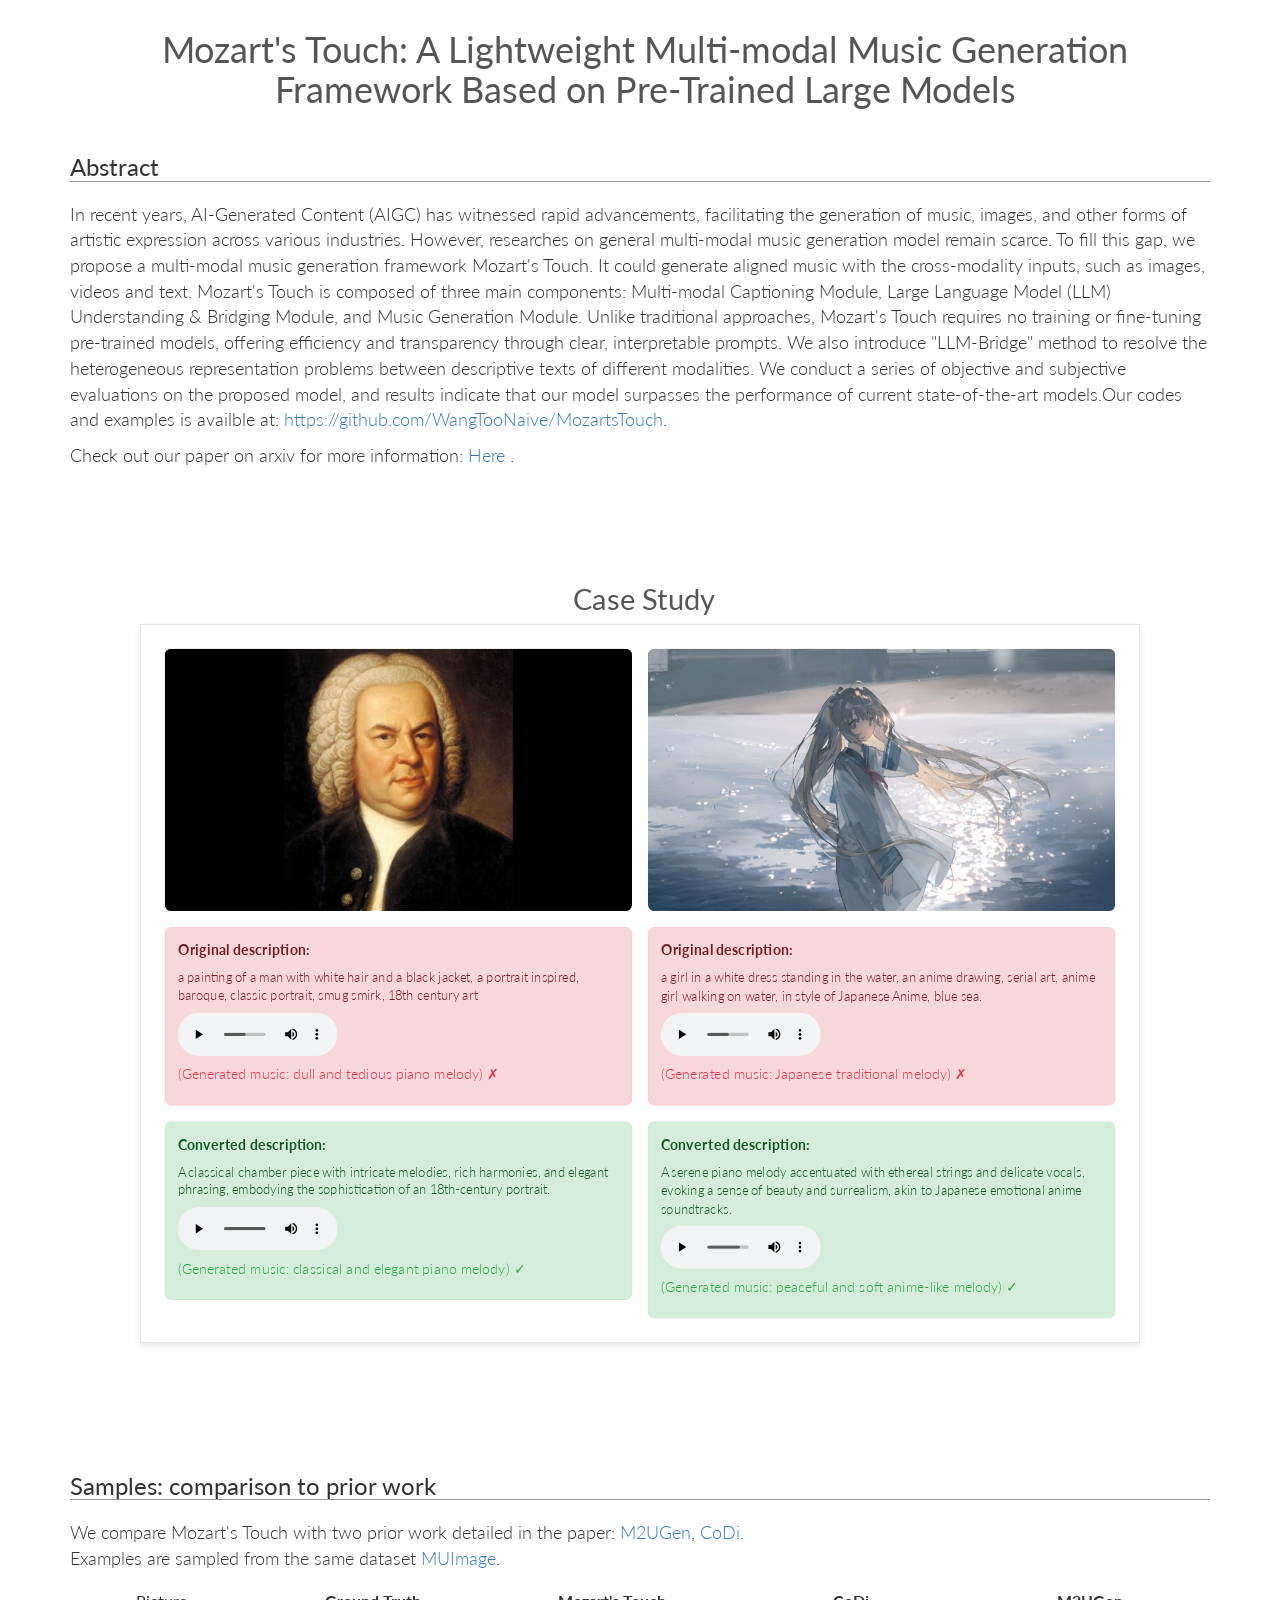
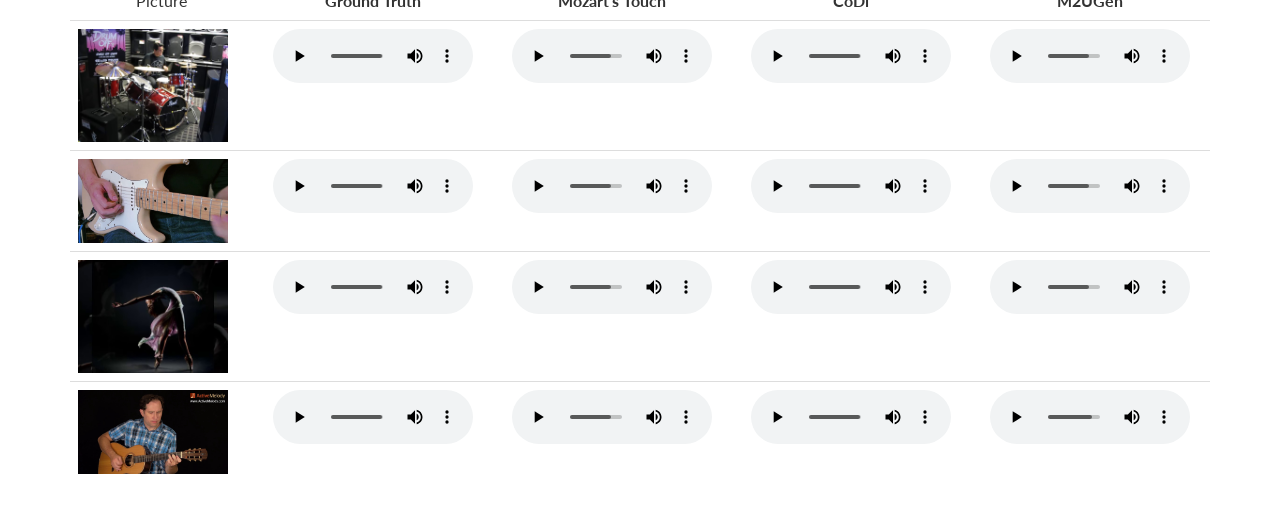
<file: index.html>
<html>
<head>

<link rel="stylesheet" href="https://maxcdn.bootstrapcdn.com/bootstrap/3.3.7/css/bootstrap.min.css"
      integrity="sha384-BVYiiSIFeK1dGmJRAkycuHAHRg32OmUcww7on3RYdg4Va+PmSTsz/K68vbdEjh4u" crossorigin="anonymous">
<link href='http://fonts.googleapis.com/css?family=Lato:300,400,900' rel='stylesheet' type='text/css'>
<link href="style.css" rel="stylesheet">
<title>Mozart's Touch: A Lightweight Multi-modal Music Generation Framework Based on Pre-Trained Large Models</title>

<head>
    <meta charset="UTF-8">
    <meta name="viewport" content="width=750, initial-scale=1.0">
    <title>Image Content Representation</title>
</head>

</head>
<body>

    <div id="header" class="container-fluid">
        <div class="row" style="text-align: center;">
        <div class="row">
            <h1>Mozart's Touch: A Lightweight Multi-modal Music Generation<br> Framework Based on Pre-Trained Large Models</h1>
        </div>
    </div>

<div class="container">
    <h2>Abstract</h2>
    <p>
        In recent years, AI-Generated Content (AIGC) has witnessed rapid advancements, facilitating the generation of music,
        images, and other forms of artistic expression across various industries. However, researches on general multi-modal
        music generation model remain scarce. To fill this gap, we propose a multi-modal music generation framework Mozart's
        Touch. It could generate aligned music with the cross-modality inputs, such as images, videos and text. Mozart's Touch
        is composed of three main components: Multi-modal Captioning Module, Large Language Model (LLM) Understanding & Bridging
        Module, and Music Generation Module. Unlike traditional approaches, Mozart's Touch requires no training or fine-tuning
        pre-trained models, offering efficiency and transparency through clear, interpretable prompts. We also introduce
        "LLM-Bridge" method to resolve the heterogeneous representation problems between descriptive texts of different
        modalities. We conduct a series of objective and subjective evaluations on the proposed model, and results indicate that
        our model surpasses the performance of current state-of-the-art models.Our codes and examples
        is availble at: <a href="https://github.com/WangTooNaive/MozartsTouch">https://github.com/WangTooNaive/MozartsTouch</a>.
    </p>
    <p>Check out our paper on arxiv for more information:  <a href="https://arxiv.org/abs/2405.02801">Here</a> .</p>
</div>

<div class="music-gen-wrapper">
    <h1 style="text-align: center;"> Case Study </h1>
<div class="music-gen-container" id="showcase">
    <div class="music-gen-column music-gen-left">
        <img src="img/case_study_1.jpg" alt="Classical portrait">
        <div class="music-gen-description-box music-gen-original-description">
            <p class="music-gen-description-title">Original description:</p>
            <p style="font-size: 16px;">a painting of a man with white hair and a black jacket, a portrait inspired, baroque, classic portrait,
                smug smirk, 18th century art</p>
            <audio controls class="sample_audio"><source src="audio/case_study_1.1.wav" type="audio/mpeg"></audio>
            <p class="music-gen-music error">(Generated music: dull and tedious piano melody) ✗</p>
        </div>
        <div class="music-gen-description-box music-gen-converted-description">
            <p class="music-gen-description-title">Converted description:</p>
            <p style="font-size: 16px;">A classical chamber piece with intricate melodies, rich harmonies, and elegant phrasing, embodying the
                sophistication of an 18th-century portrait.</p>
            <audio controls class="sample_audio"><source src="audio/case_study_1.2.wav" type="audio/mpeg"></audio>
            <p class="music-gen-music success">(Generated music: classical and elegant piano melody) ✓</p>
        </div>
    </div>
    <div class="music-gen-column music-gen-right">
        <img src="img/case_study_2.jpg" alt="Anime girl on water">
        <div class="music-gen-description-box music-gen-original-description">
            <p class="music-gen-description-title">Original description:</p>
            <p style="font-size: 16px;">a girl in a white dress standing in the water, an anime drawing, serial art, anime girl walking on water,
                in style of Japanese Anime, blue sea.</p>
            <audio controls class="sample_audio"><source src="audio/case_study_2.1.wav" type="audio/mpeg"></audio>
            <p class="music-gen-music error">(Generated music: Japanese traditional melody) ✗</p>
        </div>
        <div class="music-gen-description-box music-gen-converted-description">
            <p class="music-gen-description-title">Converted description:</p>
            <p style="font-size: 16px;">A serene piano melody accentuated with ethereal strings and delicate vocals, evoking a sense of beauty
                and surrealism, akin to Japanese emotional anime soundtracks.</p>
            <audio controls class="sample_audio"><source src="audio/case_study_2.2.wav" type="audio/mpeg"></audio>
            <p class="music-gen-music success">(Generated music: peaceful and soft anime-like melody) ✓</p>
        </div>
    </div>
</div>
<!-- <p ><br> In this part, we conduct a case study to analyze how our LLM
Understanding & Bridging Module (LUBM) mitigates the problem
of heterogeneous representations among different modalities. By
showcasing some representative comparative examples,
We demonstrate that the absence of the LUBM does indeed have
adverse effects on the generation results.<br><br>
The first example illustrates a portrait of Bach. Some keywords
in the original image description disturb the generation of corre
sponding music, as they focus on the attributes of image instead of
that of music. <br><br>

The second example illustrates an anime girl from a
visual novel game Atri: My Dear Moments. This example shows that
insufficiency of music attributions may also mislead the generation
of music in a quite different way.</p> -->
</div>

<!-- <div class="container" id="showcase">
    <h2> Case Study </h2>
    <div class="music-gen-container">
    <div class="music-gen-column music-gen-left">
        <img src="img/case_study_1.jpg" alt="Classical portrait">
        <div class="music-gen-description-box music-gen-original-description">
            <p class="music-gen-description-title">Original description:</p>
            <p style="font-size: 16px;">a painting of a man with white hair and a black jacket, a portrait inspired, baroque, classic portrait,
                smug smirk, 18th century art</p>
            <audio controls class="sample_audio_mozart"><source src="audio/case_study_1.1.wav" type="audio/mpeg"></audio>
            <p class="music-gen-music error">(Generated music: dull and tedious piano melody) ✗</p>
        </div>
        <div class="music-gen-description-box music-gen-converted-description">
            <p class="music-gen-description-title">Converted description:</p>
            <p style="font-size: 16px;">A classical chamber piece with intricate melodies, rich harmonies, and elegant phrasing, embodying the
                sophistication of an 18th-century portrait.</p>
            <audio controls class="sample_audio_mozart"><source src="audio/case_study_1.2.wav" type="audio/mpeg"></audio>
            <p class="music-gen-music success">(Generated music: classical and elegant piano melody) ✓</p>
        </div>
    </div>
    <div class="music-gen-column music-gen-right">
        <img src="img/case_study_2.jpg" alt="Anime girl on water">
        <div class="music-gen-description-box music-gen-original-description">
            <p class="music-gen-description-title">Original description:</p>
            <p style="font-size: 16px;">a girl in a white dress standing in the water, an anime drawing, serial art, anime girl walking on water,
                            in style of Japanese Anime, blue sea.</p>
            <audio controls class="sample_audio_mozart"><source src="audio/case_study_2.1.wav" type="audio/mpeg"></audio>
            <p class="music-gen-music error">(Generated music: Japanese traditional melody) ✗</p>
        </div>
        <div class="music-gen-description-box music-gen-converted-description">
            <p class="music-gen-description-title">Converted description:</p>
            <p style="font-size: 16px;">A serene piano melody accentuated with ethereal strings and delicate vocals, evoking a sense of beauty
                and surrealism, akin to Japanese emotional anime soundtracks.</p>
            <audio controls class="sample_audio_mozart"><source src="audio/case_study_2.2.wav" type="audio/mpeg"></audio>
            <p class="music-gen-music success">(Generated music: peaceful and soft anime-like melody) ✓</p>
        </div>
    </div>
    </div>
</div> -->

<div class="container" id="abstractdiv">
    <h2>Samples: comparison to prior work</h2>
    <p>We compare Mozart's Touch with two prior work detailed in the paper:
        <a href="https://crypto-code.github.io/M2UGen-Demo/">M2UGen</a>,
        <a href="https://codi-gen.github.io/">CoDi</a>. <br>Examples are sampled from the same dataset <a href="https://huggingface.co/datasets/M2UGen/MUImage">MUImage</a>.
    </p>
    <table class="table table-responsive">
        <thead>
        <tr class="text-center">
            <td>Picture</td>
            <td><b>Ground Truth</b></td>
            <td><b>Mozart's Touch</b></td>
            <td><b>CoDi</b></td>
            <td><b>M2UGen</b></td>
        </tr>
        </thead>
        <tr>
            <td><img src="img/1fdiocStUiA.jpg" alt="Sample Image" style="max-width: 150px;"></td>
            <td class="text-center"><audio controls class="sample_audio"><source src="audio/ground_truth/1fdiocStUiA.mp3" type="audio/mpeg"></audio></td>
            <td class="text-center"><audio controls class="sample_audio"><source src="audio/MozartsTouch/1fdiocStUiA.mp3" type="audio/mpeg"></audio></td>
            <td class="text-center"><audio controls class="sample_audio"><source src="audio/CoDi/1fdiocStUiA.mp3" type="audio/mpeg"></audio></td>
            <td class="text-center"><audio controls class="sample_audio"><source src="audio/M2UGen/1fdiocStUiA.wav" type="audio/mpeg"></audio></td>
        </tr>
        <tr>
            <td><img src="img/1pGqXzCGP8w.jpg" alt="Sample Image" style="max-width: 150px;"></td>
            <td class="text-center"><audio controls class="sample_audio"><source src="audio/ground_truth/1pGqXzCGP8w.mp3" type="audio/mpeg"></audio></td>
            <td class="text-center"><audio controls class="sample_audio"><source src="audio/MozartsTouch/1pGqXzCGP8w.mp3" type="audio/mpeg"></audio></td>
            <td class="text-center"><audio controls class="sample_audio"><source src="audio/CoDi/1pGqXzCGP8w.mp3" type="audio/mpeg"></audio></td>
            <td class="text-center"><audio controls class="sample_audio"><source src="audio/M2UGen/1pGqXzCGP8w.wav" type="audio/mpeg"></audio></td>
        </tr>
        <tr>
            <td><img src="img/1u6-sB6XPk4.jpg" alt="Sample Image" style="max-width: 150px;"></td>
            <td class="text-center"><audio controls class="sample_audio"><source src="audio/ground_truth/1u6-sB6XPk4.mp3" type="audio/mpeg"></audio></td>
            <td class="text-center"><audio controls class="sample_audio"><source src="audio/MozartsTouch/1u6-sB6XPk4.mp3" type="audio/mpeg"></audio></td>
            <td class="text-center"><audio controls class="sample_audio"><source src="audio/CoDi/1u6-sB6XPk4.mp3" type="audio/mpeg"></audio></td>
            <td class="text-center"><audio controls class="sample_audio"><source src="audio/M2UGen/1u6-sB6XPk4.wav" type="audio/mpeg"></audio></td>
        </tr>
        <tr>
            <td><img src="img/1ubOluaAkdg.jpg" alt="Sample Image" style="max-width: 150px;"></td>
            <td class="text-center"><audio controls class="sample_audio"><source src="audio/ground_truth/1ubOluaAkdg.mp3" type="audio/mpeg"></audio></td>
            <td class="text-center"><audio controls class="sample_audio"><source src="audio/MozartsTouch/1ubOluaAkdg.mp3" type="audio/mpeg"></audio></td>
            <td class="text-center"><audio controls class="sample_audio"><source src="audio/CoDi/1ubOluaAkdg.mp3" type="audio/mpeg"></audio></td>
            <td class="text-center"><audio controls class="sample_audio"><source src="audio/M2UGen/1ubOluaAkdg.wav" type="audio/mpeg"></audio></td>
        </tr>
        
        </tbody>
    </table>
</div>


<script>
function setupCallback(elem, elems) {
  elem.addEventListener("play", function () {
    for (var other of elems) {
      if (other !== elem) {
        other.pause();
        // other.currentTime = 0.;
      }
    }
  });
}

document.addEventListener('DOMContentLoaded', function () {
  var elems = document.body.getElementsByTagName("audio");
  for (var elem of elems) {
    setupCallback(elem, elems);
  }
});
</script>
</body>
</html>
</file>
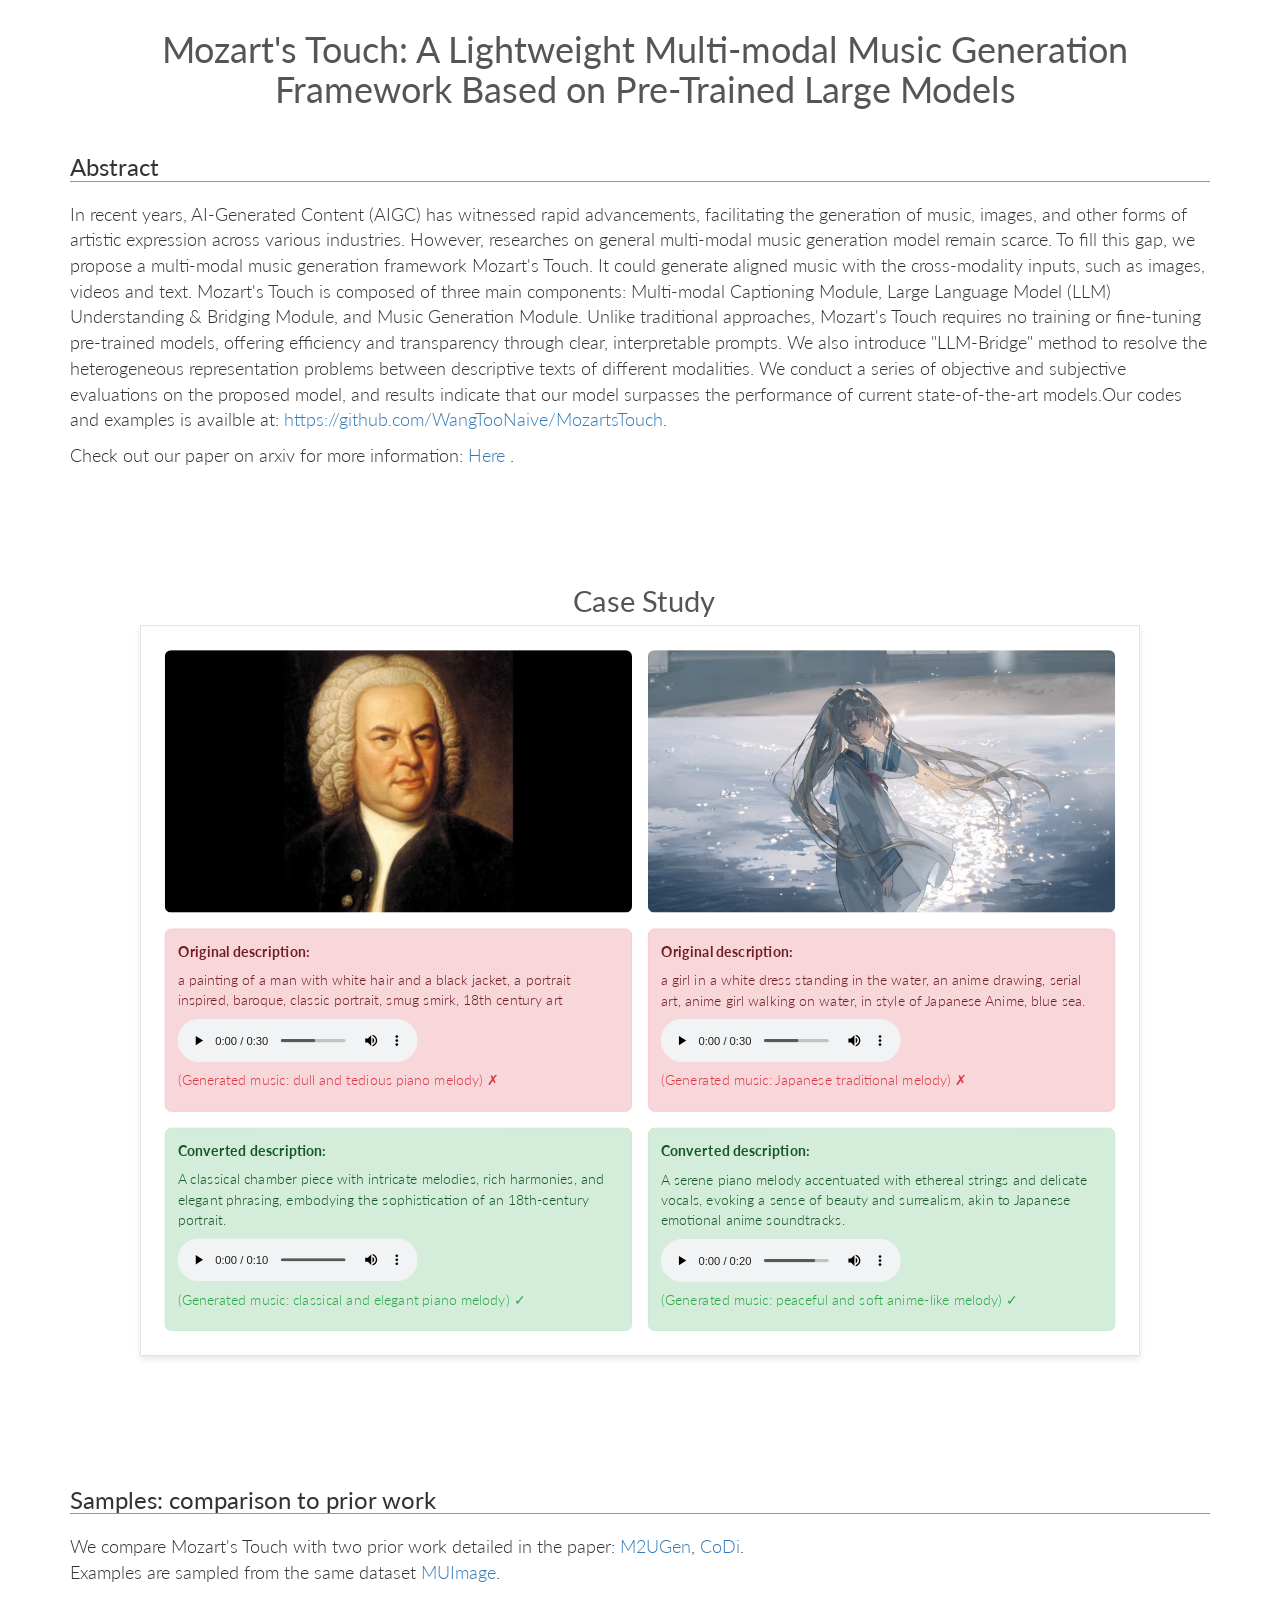
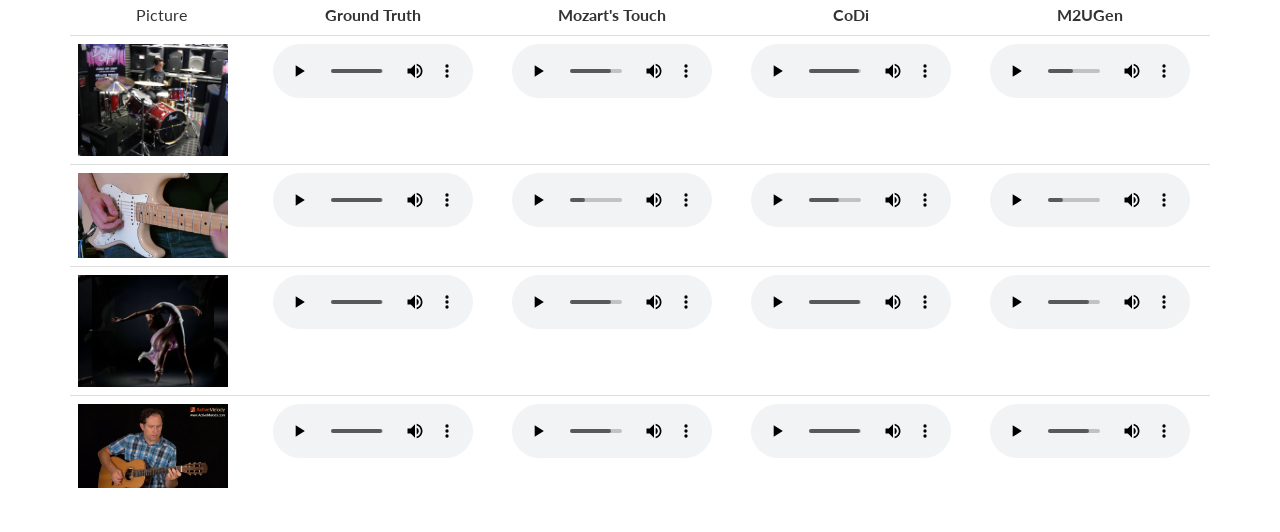
<file: mozarts_touch.htm>
<html>
<head>

<link rel="stylesheet" href="https://maxcdn.bootstrapcdn.com/bootstrap/3.3.7/css/bootstrap.min.css"
      integrity="sha384-BVYiiSIFeK1dGmJRAkycuHAHRg32OmUcww7on3RYdg4Va+PmSTsz/K68vbdEjh4u" crossorigin="anonymous">
<link href='http://fonts.googleapis.com/css?family=Lato:300,400,900' rel='stylesheet' type='text/css'>
<link href="style.css" rel="stylesheet">
<title>Mozart's Touch: A Lightweight Multi-modal Music Generation Framework Based on Pre-Trained Large Models</title>

<head>
    <meta charset="UTF-8">
    <meta name="viewport" content="width=device-width, initial-scale=1.0">
    <title>Image Content Representation</title>
</head>

</head>
<body>

    <div id="header" class="container-fluid">
        <div class="row" style="text-align: center;">
        <div class="row">
            <h1>Mozart's Touch: A Lightweight Multi-modal Music Generation<br> Framework Based on Pre-Trained Large Models</h1>
        </div>
    </div>

<div class="container">
    <h2>Abstract</h2>
    <p>
        In recent years, AI-Generated Content (AIGC) has witnessed rapid advancements, facilitating the generation of music,
        images, and other forms of artistic expression across various industries. However, researches on general multi-modal
        music generation model remain scarce. To fill this gap, we propose a multi-modal music generation framework Mozart's
        Touch. It could generate aligned music with the cross-modality inputs, such as images, videos and text. Mozart's Touch
        is composed of three main components: Multi-modal Captioning Module, Large Language Model (LLM) Understanding & Bridging
        Module, and Music Generation Module. Unlike traditional approaches, Mozart's Touch requires no training or fine-tuning
        pre-trained models, offering efficiency and transparency through clear, interpretable prompts. We also introduce
        "LLM-Bridge" method to resolve the heterogeneous representation problems between descriptive texts of different
        modalities. We conduct a series of objective and subjective evaluations on the proposed model, and results indicate that
        our model surpasses the performance of current state-of-the-art models.Our codes and examples
        is availble at: <a href="https://github.com/WangTooNaive/MozartsTouch">https://github.com/WangTooNaive/MozartsTouch</a>.
    </p>
    <p>Check out our paper on arxiv for more information:  <a href="https://arxiv.org/abs/2405.02801">Here</a> .</p>
</div>

<div class="music-gen-wrapper">
    <h1 style="text-align: center;"> Case Study </h1>
<div class="music-gen-container" id="showcase">
    <div class="music-gen-column music-gen-left">
        <img src="img/case_study_1.jpg" alt="Classical portrait">
        <div class="music-gen-description-box music-gen-original-description">
            <p class="music-gen-description-title">Original description:</p>
            <p>a painting of a man with white hair and a black jacket, a portrait inspired, baroque, classic portrait,
                smug smirk, 18th century art</p>
            <audio controls class="sample_audio_mozart"><source src="audio/case_study_1.1.wav" type="audio/mpeg"></audio>
            <p class="music-gen-music error">(Generated music: dull and tedious piano melody) ✗</p>
        </div>
        <div class="music-gen-description-box music-gen-converted-description">
            <p class="music-gen-description-title">Converted description:</p>
            <p>A classical chamber piece with intricate melodies, rich harmonies, and elegant phrasing, embodying the
                sophistication of an 18th-century portrait.</p>
            <audio controls class="sample_audio_mozart"><source src="audio/case_study_1.2.wav" type="audio/mpeg"></audio>
            <p class="music-gen-music success">(Generated music: classical and elegant piano melody) ✓</p>
        </div>
    </div>
    <div class="music-gen-column music-gen-right">
        <img src="img/case_study_2.jpg" alt="Anime girl on water">
        <div class="music-gen-description-box music-gen-original-description">
            <p class="music-gen-description-title">Original description:</p>
            <p>a girl in a white dress standing in the water, an anime drawing, serial art, anime girl walking on water,
                in style of Japanese Anime, blue sea.</p>
            <audio controls class="sample_audio_mozart"><source src="audio/case_study_2.1.wav" type="audio/mpeg"></audio>
            <p class="music-gen-music error">(Generated music: Japanese traditional melody) ✗</p>
        </div>
        <div class="music-gen-description-box music-gen-converted-description">
            <p class="music-gen-description-title">Converted description:</p>
            <p>A serene piano melody accentuated with ethereal strings and delicate vocals, evoking a sense of beauty
                and surrealism, akin to Japanese emotional anime soundtracks.</p>
            <audio controls class="sample_audio_mozart"><source src="audio/case_study_2.2.wav" type="audio/mpeg"></audio>
            <p class="music-gen-music success">(Generated music: peaceful and soft anime-like melody) ✓</p>
        </div>
    </div>
</div>
<!-- <p ><br> In this part, we conduct a case study to analyze how our LLM
Understanding & Bridging Module (LUBM) mitigates the problem
of heterogeneous representations among different modalities. By
showcasing some representative comparative examples,
We demonstrate that the absence of the LUBM does indeed have
adverse effects on the generation results.<br><br>
The first example illustrates a portrait of Bach. Some keywords
in the original image description disturb the generation of corre
sponding music, as they focus on the attributes of image instead of
that of music. <br><br>

The second example illustrates an anime girl from a
visual novel game Atri: My Dear Moments. This example shows that
insufficiency of music attributions may also mislead the generation
of music in a quite different way.</p> -->
</div>

<!-- <div class="container" id="showcase">
    <h2> Case Study </h2>
    <div class="music-gen-container">
    <div class="music-gen-column music-gen-left">
        <img src="img/case_study_1.jpg" alt="Classical portrait">
        <div class="music-gen-description-box music-gen-original-description">
            <p class="music-gen-description-title">Original description:</p>
            <p style="font-size: 16px;">a painting of a man with white hair and a black jacket, a portrait inspired, baroque, classic portrait,
                smug smirk, 18th century art</p>
            <audio controls class="sample_audio_mozart"><source src="audio/case_study_1.1.wav" type="audio/mpeg"></audio>
            <p class="music-gen-music error">(Generated music: dull and tedious piano melody) ✗</p>
        </div>
        <div class="music-gen-description-box music-gen-converted-description">
            <p class="music-gen-description-title">Converted description:</p>
            <p style="font-size: 16px;">A classical chamber piece with intricate melodies, rich harmonies, and elegant phrasing, embodying the
                sophistication of an 18th-century portrait.</p>
            <audio controls class="sample_audio_mozart"><source src="audio/case_study_1.2.wav" type="audio/mpeg"></audio>
            <p class="music-gen-music success">(Generated music: classical and elegant piano melody) ✓</p>
        </div>
    </div>
    <div class="music-gen-column music-gen-right">
        <img src="img/case_study_2.jpg" alt="Anime girl on water">
        <div class="music-gen-description-box music-gen-original-description">
            <p class="music-gen-description-title">Original description:</p>
            <p style="font-size: 16px;">a girl in a white dress standing in the water, an anime drawing, serial art, anime girl walking on water,
                            in style of Japanese Anime, blue sea.</p>
            <audio controls class="sample_audio_mozart"><source src="audio/case_study_2.1.wav" type="audio/mpeg"></audio>
            <p class="music-gen-music error">(Generated music: Japanese traditional melody) ✗</p>
        </div>
        <div class="music-gen-description-box music-gen-converted-description">
            <p class="music-gen-description-title">Converted description:</p>
            <p style="font-size: 16px;">A serene piano melody accentuated with ethereal strings and delicate vocals, evoking a sense of beauty
                and surrealism, akin to Japanese emotional anime soundtracks.</p>
            <audio controls class="sample_audio_mozart"><source src="audio/case_study_2.2.wav" type="audio/mpeg"></audio>
            <p class="music-gen-music success">(Generated music: peaceful and soft anime-like melody) ✓</p>
        </div>
    </div>
    </div>
</div> -->

<div class="container" id="abstractdiv">
    <h2>Samples: comparison to prior work</h2>
    <p>We compare Mozart's Touch with two prior work detailed in the paper:
        <a href="https://crypto-code.github.io/M2UGen-Demo/">M2UGen</a>,
        <a href="https://codi-gen.github.io/">CoDi</a>. <br>Examples are sampled from the same dataset <a href="https://huggingface.co/datasets/M2UGen/MUImage">MUImage</a>.
    </p>
    <table class="table table-responsive">
        <thead>
        <tr class="text-center">
            <td>Picture</td>
            <td><b>Ground Truth</b></td>
            <td><b>Mozart's Touch</b></td>
            <td><b>CoDi</b></td>
            <td><b>M2UGen</b></td>
        </tr>
        </thead>
        <tr>
            <td><img src="img/1fdiocStUiA.jpg" alt="Sample Image" style="max-width: 150px;"></td>
            <td class="text-center"><audio controls class="sample_audio"><source src="audio/ground_truth/1fdiocStUiA.mp3" type="audio/mpeg"></audio></td>
            <td class="text-center"><audio controls class="sample_audio"><source src="audio/MozartsTouch/1fdiocStUiA.mp3" type="audio/mpeg"></audio></td>
            <td class="text-center"><audio controls class="sample_audio"><source src="audio/CoDi/1fdiocStUiA.mp3" type="audio/mpeg"></audio></td>
            <td class="text-center"><audio controls class="sample_audio"><source src="audio/M2UGen/1fdiocStUiA.wav" type="audio/mpeg"></audio></td>
        </tr>
        <tr>
            <td><img src="img/1pGqXzCGP8w.jpg" alt="Sample Image" style="max-width: 150px;"></td>
            <td class="text-center"><audio controls class="sample_audio"><source src="audio/ground_truth/1pGqXzCGP8w.mp3" type="audio/mpeg"></audio></td>
            <td class="text-center"><audio controls class="sample_audio"><source src="audio/MozartsTouch/1pGqXzCGP8w.mp3" type="audio/mpeg"></audio></td>
            <td class="text-center"><audio controls class="sample_audio"><source src="audio/CoDi/1pGqXzCGP8w.mp3" type="audio/mpeg"></audio></td>
            <td class="text-center"><audio controls class="sample_audio"><source src="audio/M2UGen/1pGqXzCGP8w.wav" type="audio/mpeg"></audio></td>
        </tr>
        <tr>
            <td><img src="img/1u6-sB6XPk4.jpg" alt="Sample Image" style="max-width: 150px;"></td>
            <td class="text-center"><audio controls class="sample_audio"><source src="audio/ground_truth/1u6-sB6XPk4.mp3" type="audio/mpeg"></audio></td>
            <td class="text-center"><audio controls class="sample_audio"><source src="audio/MozartsTouch/1u6-sB6XPk4.mp3" type="audio/mpeg"></audio></td>
            <td class="text-center"><audio controls class="sample_audio"><source src="audio/CoDi/1u6-sB6XPk4.mp3" type="audio/mpeg"></audio></td>
            <td class="text-center"><audio controls class="sample_audio"><source src="audio/M2UGen/1u6-sB6XPk4.wav" type="audio/mpeg"></audio></td>
        </tr>
        <tr>
            <td><img src="img/1ubOluaAkdg.jpg" alt="Sample Image" style="max-width: 150px;"></td>
            <td class="text-center"><audio controls class="sample_audio"><source src="audio/ground_truth/1ubOluaAkdg.mp3" type="audio/mpeg"></audio></td>
            <td class="text-center"><audio controls class="sample_audio"><source src="audio/MozartsTouch/1ubOluaAkdg.mp3" type="audio/mpeg"></audio></td>
            <td class="text-center"><audio controls class="sample_audio"><source src="audio/CoDi/1ubOluaAkdg.mp3" type="audio/mpeg"></audio></td>
            <td class="text-center"><audio controls class="sample_audio"><source src="audio/M2UGen/1ubOluaAkdg.wav" type="audio/mpeg"></audio></td>
        </tr>
        
        </tbody>
    </table>
</div>


<script>
function setupCallback(elem, elems) {
  elem.addEventListener("play", function () {
    for (var other of elems) {
      if (other !== elem) {
        other.pause();
        // other.currentTime = 0.;
      }
    }
  });
}

document.addEventListener('DOMContentLoaded', function () {
  var elems = document.body.getElementsByTagName("audio");
  for (var elem of elems) {
    setupCallback(elem, elems);
  }
});
</script>
</body>
</html>
</file>
<file: style.css>
body {
  font-family: 'Lato', sans-serif;
  font-weight: 300;
  color: #333;
  font-size: 18px;
}
#page-wrap {
  width: 85%;
  max-width: 1000px;
}

h1 {
  font-size: 36px;
  color: #555;
  font-weight: 400;
  text-align: center;
  margin: 0;
  padding: 0;
  margin-right: 50px;
  margin-left: 60px;
  margin-top: 10px;
  margin-bottom: 10px;
}
.authors {
  color: #222;
  font-size: 22px;
  font-weight: 400;
  text-align: center;
  margin: 0;
  padding: 0;
  margin-bottom: 10px;
}

.assets {
  color: #222;
  font-size: 20px;
  font-weight: 300;
  text-align: center;
  margin: 0;
  padding: 0;
  margin-bottom: 5px;
}

.logoimg {
  display: inline-block;
  padding-left: 15px;
  padding-right: 15px;
  margin-left: auto;
  margin-right: auto;
  margin-bottom: 10px;
}
.container-fluid {
  margin-top: 20px;
  margin-bottom: 16px;
}
.container {
  margin-top: 15px;
}

.sample_audio {
  width:120px;
}


.long_audio {
  width:500px;
}


.desc {
  max-width: 100px;
}
@media (min-width: 1000px) {
  .sample_audio {
    width:200px;
  }
}

@media (min-width: 1400px) {
  .container {
      width: 1300px;
  }
  .sample_audio {
    width:200px;
  }
}

@media (min-width: 1600px) {
.container {
    width: 1500px;
}
}


#footer {
  margin-bottom: 50px;
}

.overview {
  text-align: center;
  margin-top: 20px;
  display: block;
  margin-left: auto;
  margin-right: auto;
  margin-bottom: 35px;
}
.thumbs {
  display: inline-block;
  width: 100%;
  margin-left: auto;
  margin-right: auto;
  -webkit-box-shadow: 1px 1px 3px #999;
  -moz-box-shadow: 1px 1px 3px #999;
  box-shadow: 1px 1px 3px #999;
  /* margin-bottom: 10px; */
}
.tftable {
  color:#333333;
  width:100%;
  border-width: 1px;
  border-color: #729ea5;
  border-collapse: collapse;
}
.tftable th {
  background-color:#acc8cc;
  border-width: 1px;
  padding: 8px;
  border-style: solid;
  border-color: #729ea5;
  text-align:left;
}
.tftable tr {
  background-color:#ffffff;
}
.tftable td {
  border-width: 1px;
  padding: 8px;
  border-style: solid;
  border-color: #729ea5;
  font-size: 16px;
}
.tftable tr:hover {
  background-color:#ffff99;
}

h2 {
  font-size: 24px;
  font-weight: 400;
  border-bottom: 1px solid #999;
  margin-bottom: 20px;
}

h3 {
  font-size: 20px;
  font-weight: 350;
  margin-bottom: 10px;
}

b {
  font-weight: 700px;
}

.demos {
    text-align: center;
  margin-top:30px;
  margin-bottom:30px;
}

.demos .caption {
    font-size: 18px;
    font-weight: bold;
    margin-top: 5px;
    margin-bottom: 5px;
}

.margin-top {
    margin-top:3px;
}

.margin-bottom {
    margin-bottom:3px;
}

.nopadding {
   padding: 0 !important;
   margin: 0 !important;
}

.music-gen-wrapper {
    transform: scale(0.8);
    /* 缩小至0.8倍 */
    transform-origin: center;
    /* 设置缩放中心为容器中心 */
}

.music-gen-container {
    display: flex;
    border: 1px solid #ddd;
    background: #fff;
    padding: 20px;
    box-shadow: 0 4px 8px rgba(0, 0, 0, 0.1);
}

.music-gen-column {
    width: 50%;
    padding: 10px;
    box-sizing: border-box;
}

.music-gen-left img,
.music-gen-right img {
    width: 100%;
    border-radius: 8px;
}

.music-gen-description-box {
    margin-top: 20px;
    padding: 15px;
    border-radius: 8px;
}

.music-gen-original-description {
    background-color: #f8d7da;
    color: #721c24;
    border: 1px solid #f5c6cb;
}

.music-gen-converted-description {
    background-color: #d4edda;
    color: #155724;
    border: 1px solid #c3e6cb;
}

.music-gen-description-title {
    font-weight: bold;
}

.music-gen-music {
    margin-top: 10px;
}

.music-gen-music.success {
    color: #28a745;
}

.music-gen-music.error {
    color: #dc3545;
}
</file>
